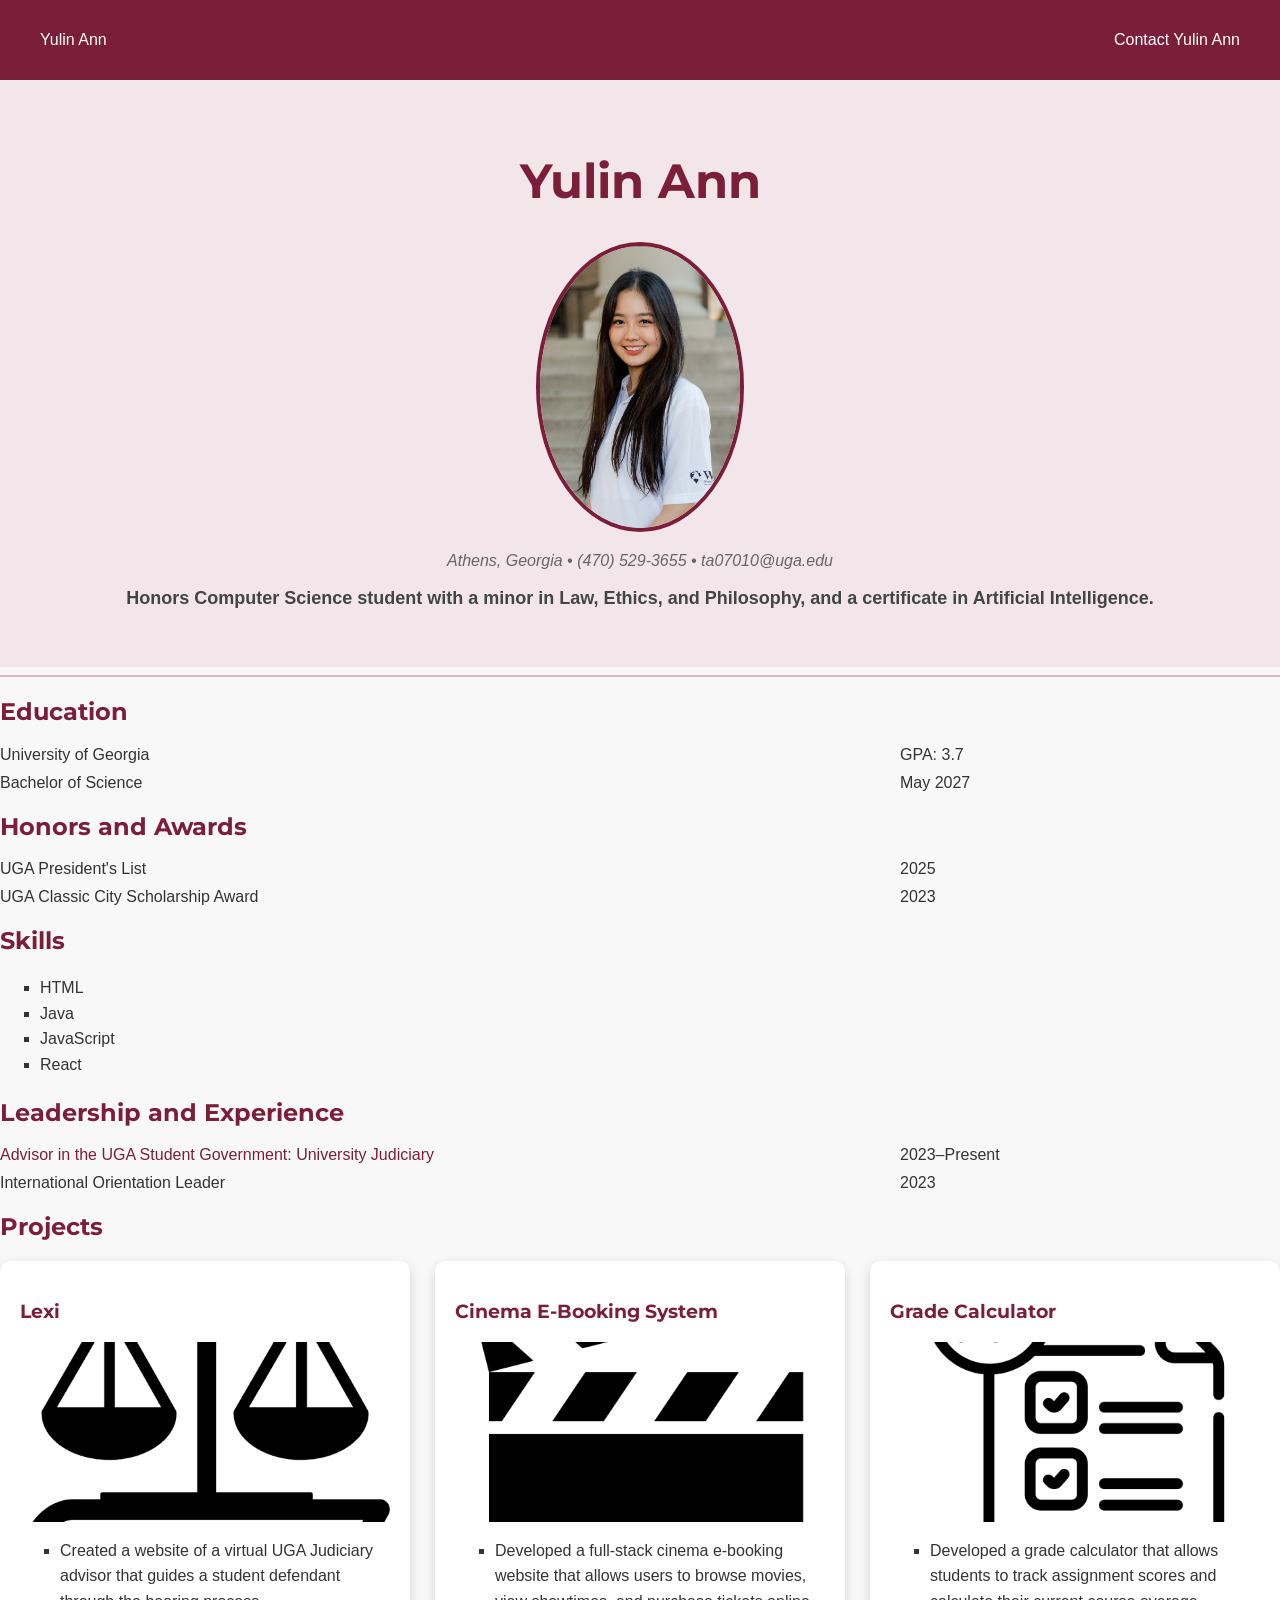
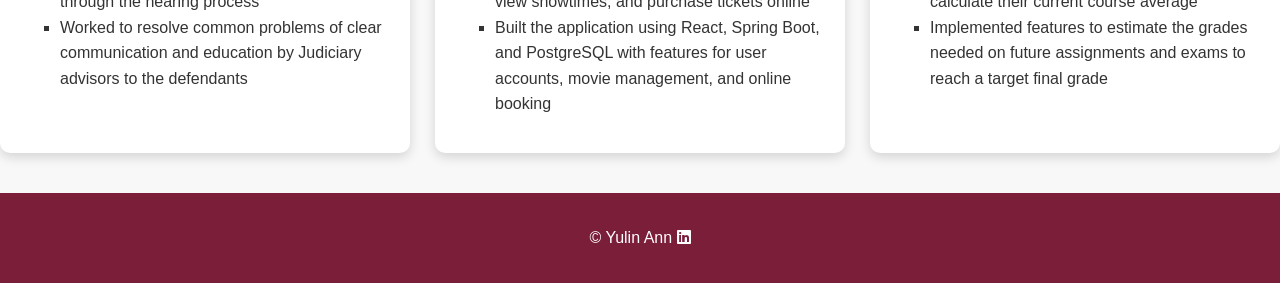
<file: index.html>
<!DOCTYPE html>
<html lang="en">
<head>
    <meta charset="UTF-8">
    <meta name="viewport" content="width=device-width, initial-scale=1.0">

    <title>Yulin Ann</title>

    <link rel="stylesheet" href="style.css">

    <link rel="preconnect" href="https://fonts.googleapis.com">
    <link rel="preconnect" href="https://fonts.gstatic.com" crossorigin>
    <link
        href="https://fonts.googleapis.com/css2?family=Inter:wght@400;500;600&family=Montserrat:wght@600;700&display=swap"
        rel="stylesheet"
    >

    <link
        rel="stylesheet"
        href="https://cdnjs.cloudflare.com/ajax/libs/font-awesome/6.5.1/css/all.min.css"
    >
</head>

<body>
    <nav>
        <p>Yulin Ann</p>

        <p>
            <a href="contact.html">Contact Yulin Ann</a>
        </p>
    </nav>

    <main>

        <header>
            <h1>Yulin Ann</h1>

            <img
                src="images/headshot.png"
                alt="Headshot of Yulin Ann"
                width="200"
            >

            <p class="address">
                Athens, Georgia
                &bull;
                (470) 529-3655
                &bull;
                ta07010@uga.edu
            </p>

            <p class="tagline">
                Honors Computer Science student with a minor in Law, Ethics,
                and Philosophy, and a certificate in Artificial Intelligence.
            </p>
        </header>

        <hr>

        <section>
            <h2>Education</h2>

            <dl>
                <dt>University of Georgia</dt>
                <dd>GPA: 3.7</dd>

                <dt>Bachelor of Science</dt>
                <dd>May 2027</dd>
            </dl>
        </section>

        <section>
            <h2>Honors and Awards</h2>

            <dl>
                <dt>UGA President's List</dt>
                <dd>2025</dd>

                <dt>UGA Classic City Scholarship Award</dt>
                <dd>2023</dd>
            </dl>
        </section>

        <section>
            <h2>Skills</h2>

            <ul>
                <li>HTML</li>
                <li>Java</li>
                <li>JavaScript</li>
                <li>React</li>
            </ul>
        </section>

        <section>
            <h2>Leadership and Experience</h2>

            <dl>
                <dt>
                    <a href="https://conduct.uga.edu/university-judiciary/">
                        Advisor in the UGA Student Government: University Judiciary
                    </a>
                </dt>

                <dd>2023&ndash;Present</dd>

                <dt>International Orientation Leader</dt>
                <dd>2023</dd>
            </dl>
        </section>

        <section>
            <h2>Projects</h2>

            <div class="three-col">

                <div class="card">
                    <h3>Lexi</h3>

                    <img
                        src="images/lexi.png"
                        alt="Screenshot of the Lexi project"
                        width="300"
                    >

                    <ul>
                        <li>
                            Created a website of a virtual UGA Judiciary advisor that
                            guides a student defendant through the hearing process
                        </li>

                        <li>
                            Worked to resolve common problems of clear communication
                            and education by Judiciary advisors to the defendants
                        </li>
                    </ul>
                </div>

                <div class="card">
                    <h3>Cinema E-Booking System</h3>

                    <img
                        src="images/cinema.png"
                        alt="Screenshot of the Cinema E-Booking System"
                        width="300"
                    >

                    <ul>
                        <li>
                            Developed a full-stack cinema e-booking website that
                            allows users to browse movies, view showtimes, and
                            purchase tickets online
                        </li>

                        <li>
                            Built the application using React, Spring Boot, and
                            PostgreSQL with features for user accounts, movie
                            management, and online booking
                        </li>
                    </ul>
                </div>

                <div class="card">
                    <h3>Grade Calculator</h3>

                    <img
                        src="images/grades.png"
                        alt="Screenshot of the Grade Calculator"
                        width="300"
                    >

                    <ul>
                        <li>
                            Developed a grade calculator that allows students to
                            track assignment scores and calculate their current
                            course average
                        </li>

                        <li>
                            Implemented features to estimate the grades needed on
                            future assignments and exams to reach a target final grade
                        </li>
                    </ul>
                </div>

            </div>
        </section>

    </main>

    <footer>
        <p>
            &copy;
            <a href="contact.html">Yulin Ann</a>

            <a
                href="https://www.linkedin.com/in/yulin-a-07752b244"
                target="_blank"
                rel="noopener noreferrer"
                aria-label="Yulin Ann's LinkedIn profile"
            >
                <i class="fa-brands fa-linkedin"></i>
            </a>
        </p>
    </footer>

</body>
</html>
</file>
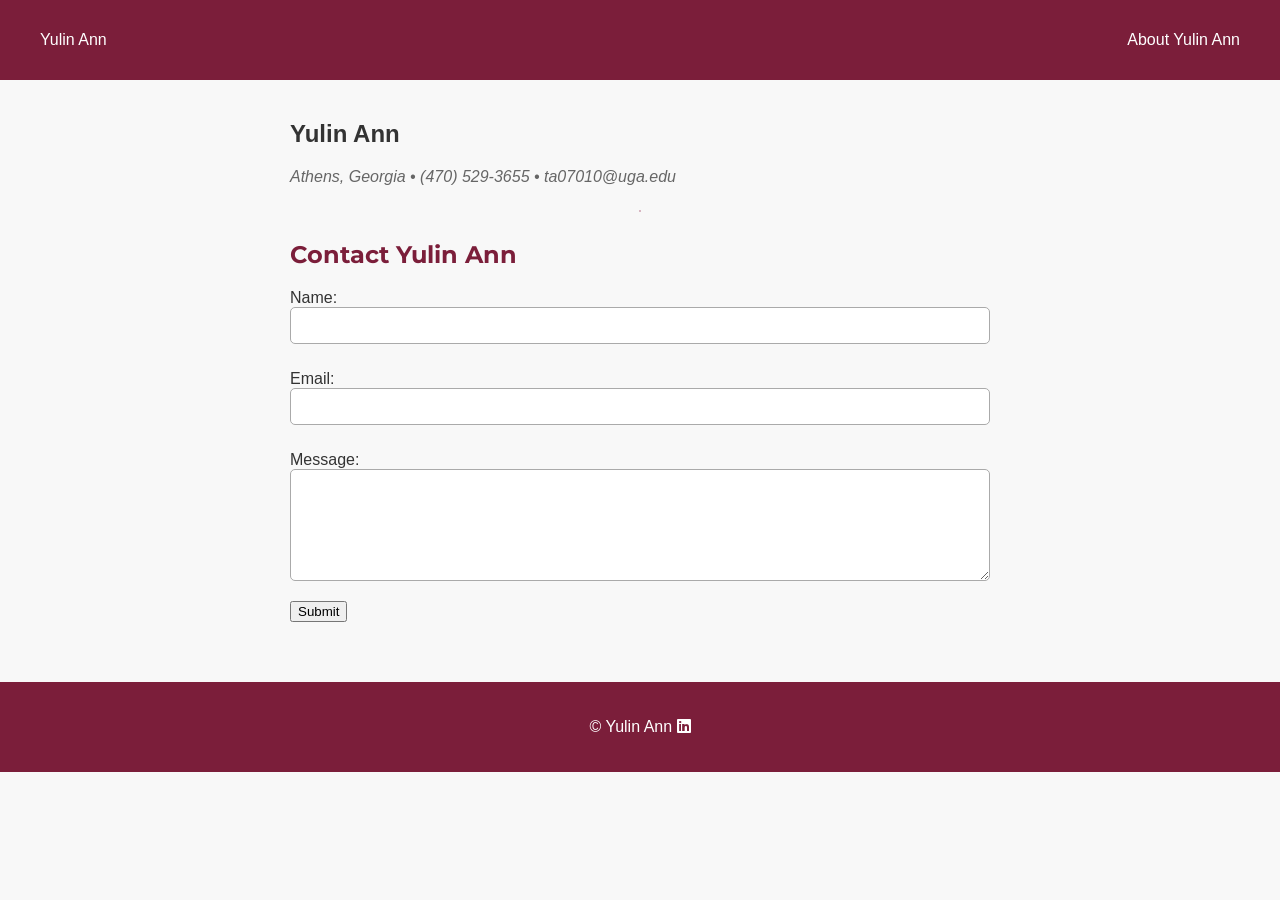
<file: contact.html>
<!DOCTYPE html>
<html lang="en">
<head>
    <meta charset="UTF-8">
    <meta name="viewport" content="width=device-width, initial-scale=1.0">

    <title>Contact Yulin Ann</title>

    <link rel="stylesheet" href="style.css">

    <link rel="preconnect" href="https://fonts.googleapis.com">
    <link rel="preconnect" href="https://fonts.gstatic.com" crossorigin>
    <link
        href="https://fonts.googleapis.com/css2?family=Inter:wght@400;500;600&family=Montserrat:wght@600;700&display=swap"
        rel="stylesheet"
    >

    <link
        rel="stylesheet"
        href="https://cdnjs.cloudflare.com/ajax/libs/font-awesome/6.5.1/css/all.min.css"
    >
</head>

<body>
    <nav>
        <p>Yulin Ann</p>

        <p>
            <a href="index.html">About Yulin Ann</a>
        </p>
    </nav>

    <main class="one-col">
        <section>
            <h1>Yulin Ann</h1>

            <p class="address">
                Athens, Georgia
                &bull;
                (470) 529-3655
                &bull;
                ta07010@uga.edu
            </p>
        </section>

        <hr>

        <section>
            <h2>Contact Yulin Ann</h2>

            <form
                method="POST"
                action="https://formsubmit.co/ta07010@uga.edu"
            >
                <p>
                    <label for="name">Name:</label>

                    <input
                        type="text"
                        id="name"
                        name="name"
                        required
                    >
                </p>

                <p>
                    <label for="email">Email:</label>

                    <input
                        type="email"
                        id="email"
                        name="email"
                        required
                    >
                </p>

                <p>
                    <label for="message">Message:</label>

                    <textarea
                        id="message"
                        name="message"
                        rows="6"
                        cols="40"
                    ></textarea>
                </p>

                <button type="submit">Submit</button>
            </form>
        </section>
    </main>

    <footer>
        <p>
            &copy;
            <a href="index.html">Yulin Ann</a>

            <a
                href="https://www.linkedin.com/in/yulin-a-07752b244"
                target="_blank"
                rel="noopener noreferrer"
                aria-label="Yulin Ann's LinkedIn profile"
            >
                <i class="fa-brands fa-linkedin"></i>
            </a>
        </p>
    </footer>
</body>
</html>
</file>
<file: style.css>
body { 
  margin: 0;
  font-family: Arial, sans-serif;
  background-color: #f8f8f8;
  color: #333333;
} 
 
/****************   Nav Section **********************/ 
nav { 
  display: flex;
  justify-content: space-between;
  align-items: center;
  background-color: #7b1e3a;
  color: white;
  padding: 15px 40px;
}

nav a {
  color: white;
  text-decoration: none;
}

nav a:hover {
  color: #f3e6ea;
  text-decoration: underline;
}
 
/***********************  Footer Section   **************************/ 
footer { 
  display: flex;
  justify-content: center;
  background-color: #7b1e3a;
  color: white;
  padding: 20px;
  margin-top: 40px;
}

footer a {
  color: white;
  text-decoration: none;
}

footer a:hover {
  color: #f3e6ea;
  text-decoration: underline;
}
 
/*********** Splash Page ************************/ 
header { 
  text-align: center;
  background-color: #f3e6ea;
  padding: 40px 20px;
} 
 
header h1 { 
  font-family: "Montserrat", sans-serif;
  font-size: 48px;
  color: #7b1e3a;
}
 
header img { 
  border: 4px solid #7b1e3a;
  border-radius: 50%;
} 
 
.address { 
  font-style: italic;
  color: #666666;
} 
 
.tagline { 
  font-size: 18px;
  font-weight: bold;
  color: #444444;
} 
 
/************* Sections ********************/ 
hr { 
  border: 1px solid #d8b7c2;
}

section h2,
section h3 { 
  font-family: "Montserrat", sans-serif;
  color: #7b1e3a;
}
 
section dl { 
  display: grid;
  grid-template-columns: 2fr 1fr;
  gap: 10px 20px;
} 
 
section ul { 
  list-style-type: square;
  line-height: 1.6;
} 
 
section a { 
  color: #7b1e3a;
  text-decoration: none;
} 
 
section a:hover { 
  color: #c65c83;
  text-decoration: underline;
} 
 
/**************   Projects   *****************/ 
.three-col { 
  display: grid;
  grid-template-columns: repeat(3, 1fr);
  gap: 25px;
} 
 
.card img { 
  display: block;
  width: 100%;
  height: 180px;
  object-fit: cover;
  border-radius: 6px;
} 
 
.card { 
  background-color: white;
  padding: 20px;
  border-radius: 10px;
  box-shadow: 0 4px 12px rgba(0, 0, 0, 0.15);
} 
 
/**************   Responsiveness   *****************/ 
@media (max-width: 680px) { 
  nav { 
    flex-direction: column;
    text-align: center;
    gap: 10px;
  } 
 
  .three-col { 
    grid-template-columns: 1fr;
    max-width: 450px;
    margin: 0 auto;
  } 
} 
 
/**************   Contact Page   *****************/ 
.one-col { 
  display: grid;
  grid-template-columns: 1fr;
  max-width: 700px;
  margin: 0 auto;
  padding: 20px;
} 
 
input { 
  width: 100%;
  box-sizing: border-box;
  padding: 10px;
  margin-bottom: 10px;
  border: 1px solid #aaaaaa;
  border-radius: 5px;
} 
 
textarea { 
  width: 100%;
  box-sizing: border-box;
  padding: 10px;
  border: 1px solid #aaaaaa;
  border-radius: 5px;
}
</file>
